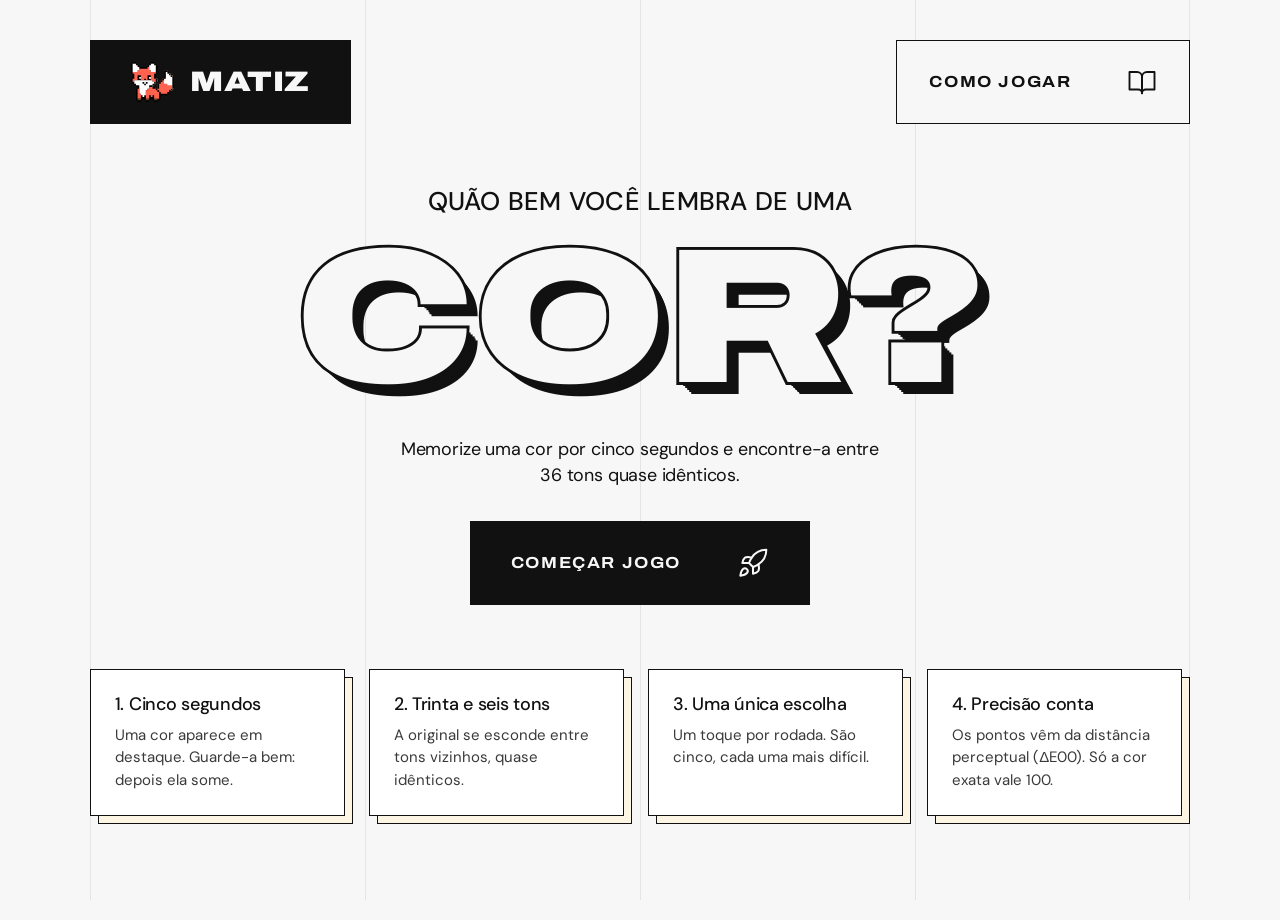
<file: index.html>
<!doctype html>
<html lang="pt-BR">
<head>
  <meta charset="utf-8">
  <meta name="viewport" content="width=device-width, initial-scale=1, viewport-fit=cover">
  <meta name="theme-color" content="#F7F7F7">
  <title>Matiz — memória de cor</title>
  <meta name="description" content="Memorize uma cor por 5 segundos e encontre-a entre 36 tons parecidos.">
  <link rel="icon" href="favicon.svg" type="image/svg+xml">
  <link rel="icon" href="img/favicon-32.png" type="image/png" sizes="32x32">
  <link rel="apple-touch-icon" href="img/apple-touch-icon.png">
  <meta property="og:type" content="website">
  <meta property="og:title" content="Matiz — memória de cor">
  <meta property="og:description" content="Memorize uma cor por 5 segundos e encontre-a entre 36 tons parecidos.">
  <meta property="og:url" content="https://lucasolvrr.github.io/matiz/">
  <meta property="og:image" content="https://lucasolvrr.github.io/matiz/img/og-image.png">
  <meta property="og:image:width" content="1200">
  <meta property="og:image:height" content="630">
  <meta name="twitter:card" content="summary_large_image">
  <link rel="preconnect" href="https://cdn.fontshare.com" crossorigin>
  <link rel="stylesheet" href="css/fonts.css">
  <link rel="stylesheet" href="css/tokens.css">
  <link rel="stylesheet" href="styles.css">
</head>
<body data-view="intro" data-theme="light">
  <!-- Ícones de traço (desenhados no estilo Lucide, 1.5px) -->
  <svg width="0" height="0" style="position:absolute" aria-hidden="true">
    <defs>
      <symbol id="i-arrow" viewBox="0 0 24 24"><path d="M4 12h16M13 5l7 7-7 7"/></symbol>
      <symbol id="i-rocket" viewBox="0 0 24 24"><path d="M4.5 16.5c-1.5 1.26-2 5-2 5s3.74-.5 5-2c.71-.84.7-2.13-.09-2.91a2.18 2.18 0 0 0-2.91-.09z"/><path d="m12 15-3-3a22 22 0 0 1 2-3.95A12.88 12.88 0 0 1 22 2c0 2.72-.78 7.5-6 11a22.35 22.35 0 0 1-4 2z"/><path d="M9 12H4s.55-3.03 2-4c1.62-1.08 5 0 5 0M12 15v5s3.03-.55 4-2c1.08-1.62 0-5 0-5"/></symbol>
      <symbol id="i-restart" viewBox="0 0 24 24"><path d="M3 12a9 9 0 1 0 9-9 9.75 9.75 0 0 0-6.74 2.74L3 8"/><path d="M3 3v5h5"/></symbol>
      <symbol id="i-book" viewBox="0 0 24 24"><path d="M2 4h6a4 4 0 0 1 4 4v13a3 3 0 0 0-3-3H2z"/><path d="M22 4h-6a4 4 0 0 0-4 4v13a3 3 0 0 1 3-3h7z"/></symbol>
      <symbol id="i-star" viewBox="0 0 24 24"><path d="M12 2v20M2 12h20M4.9 4.9l14.2 14.2M19.1 4.9 4.9 19.1"/></symbol>
    </defs>
  </svg>

  <!-- Grade de fundo: linhas verticais de cima a baixo -->
  <div class="bg-grid" aria-hidden="true"><i></i><i></i><i></i><i></i></div>

  <div class="wrap">
    <header class="top">
      <button type="button" class="btn btn-logo" id="btn-home" aria-label="Matiz — voltar ao início">
        <span class="btn__panel">
          <img class="logo-img" src="img/matiz-logo.svg" alt="" width="44" height="41">
          <span class="logo-word">Matiz</span>
        </span>
      </button>

      <button type="button" class="btn btn-link-cell" id="btn-howto" aria-label="Como jogar">
        <span class="btn__panel"><svg class="i btn__arrow" aria-hidden="true"><use href="#i-arrow"/></svg><span class="btn__text">Como jogar</span><svg class="i btn__icon btn__icon--book" aria-hidden="true"><use href="#i-book"/></svg></span>
      </button>

      <div class="hud" id="status" hidden>
        <div class="hud-cell">
          <span class="eyebrow">Rodada</span>
          <b class="stat" id="status-round">1/5</b>
        </div>
        <div class="hud-cell hud-points">
          <span class="eyebrow">Pontos</span>
          <b class="stat" id="status-total" aria-live="polite">0</b>
          <span class="gain" id="status-gain" aria-hidden="true"></span>
        </div>
        <div class="hud-cell hud-time" id="hud-time">
          <span class="eyebrow">Tempo</span>
          <b class="stat" id="timer-num">5</b>
        </div>
      </div>

      <button type="button" class="btn btn-icon" id="btn-restart" aria-label="Reiniciar partida" hidden>
        <span class="btn__panel"><svg class="i btn__icon btn__icon--spin" aria-hidden="true"><use href="#i-restart"/></svg></span>
      </button>
    </header>

    <main class="stage">
      <!-- Abertura -->
      <section class="view view-intro" id="view-intro" aria-labelledby="intro-title">
        <div class="hero">
          <h1 class="hero-title" id="intro-title">
            <span class="hero-kicker">Quão bem você lembra de uma</span>
            <span class="hero-word t-extrude">cor?</span>
          </h1>
          <p class="lead">Memorize uma cor por cinco segundos e encontre-a entre 36 tons quase idênticos.</p>
          <div class="hero-actions">
            <button type="button" class="btn btn-primary btn-xl" id="btn-start">
              <span class="btn__panel"><svg class="i btn__arrow" aria-hidden="true"><use href="#i-arrow"/></svg><span class="btn__text">Começar jogo</span><svg class="i btn__icon btn__icon--rocket" aria-hidden="true"><use href="#i-rocket"/></svg></span>
            </button>
            <p class="best" id="intro-best" hidden></p>
          </div>
        </div>

        <ol class="steps-cards" id="rules" tabindex="-1" aria-label="Como jogar">
          <li class="step-card"><h2>1. Cinco segundos</h2><p>Uma cor aparece em destaque. Guarde-a bem: depois ela some.</p></li>
          <li class="step-card"><h2>2. Trinta e seis tons</h2><p>A original se esconde entre tons vizinhos, quase idênticos.</p></li>
          <li class="step-card"><h2>3. Uma única escolha</h2><p>Um toque por rodada. São cinco, cada uma mais difícil.</p></li>
          <li class="step-card"><h2>4. Precisão conta</h2><p>Os pontos vêm da distância perceptual (ΔE00). Só a cor exata vale 100.</p></li>
        </ol>
      </section>

      <!-- Memorização -->
      <section class="view view-game view-memorize" id="view-memorize" hidden>
        <div class="play">
          <div class="play-copy">
            <p class="pair"><span class="eyebrow">Olhe</span><span class="pair-amp" aria-hidden="true">&amp;</span><span class="eyebrow">Guarde</span></p>
            <h2 class="display-l">Memorize.</h2>
            <p class="lead">A cor some quando a barra zerar.</p>
            <div class="progress">
              <div class="progress-head"><span class="eyebrow">Tempo</span><span class="meta" id="timer-meta">5,0 s</span></div>
              <div class="progress-bar"><i id="timer-fill"></i></div>
            </div>
          </div>
          <div class="play-area">
            <div class="swatch" id="memo-swatch" role="img" aria-label="Cor para memorizar"></div>
          </div>
        </div>
      </section>

      <!-- Identificação -->
      <section class="view view-game view-guess" id="view-guess" hidden>
        <div class="play">
          <div class="play-copy">
            <p class="pair"><span class="eyebrow">36 tons</span><span class="pair-amp" aria-hidden="true">&amp;</span><span class="eyebrow">1 escolha</span></p>
            <h2 class="display-l" id="guess-label">Qual era a cor?</h2>
            <p class="lead">Toque no tom que você memorizou.</p>
          </div>
          <div class="play-area">
            <div class="grid" id="grid" role="group" aria-labelledby="guess-label"></div>
            <p class="stamp" id="stamp" aria-live="polite"></p>
          </div>
        </div>
      </section>

      <!-- Resultado da rodada (tema escuro) -->
      <section class="view view-result" id="view-result" hidden aria-live="polite">
        <div class="modal">
          <div class="modal-copy">
            <p class="pair"><span class="eyebrow" id="res-round">Rodada 01</span><span class="pair-amp" aria-hidden="true">&amp;</span><span class="eyebrow">Resultado</span></p>
            <h2 class="display-l verdict" id="res-feedback"></h2>
            <dl class="numbered">
              <div><span class="meta">01</span><dt>Pontos</dt><dd class="stat" id="res-score"></dd></div>
              <div><span class="meta">02</span><dt>Precisão</dt><dd class="stat" id="res-precision"></dd></div>
              <div><span class="meta">03</span><dt>ΔE00</dt><dd class="stat" id="res-delta"></dd></div>
            </dl>
            <button type="button" class="btn btn-primary btn-xl" id="btn-next">
              <span class="btn__panel"><svg class="i btn__arrow" aria-hidden="true"><use href="#i-arrow"/></svg><span class="btn__text" id="btn-next-label">Próxima rodada</span><svg class="i btn__icon btn__icon--arrow" aria-hidden="true"><use href="#i-arrow"/></svg></span>
            </button>
          </div>
          <div class="cards">
            <figure class="card">
              <div class="card-media" id="res-target"></div>
              <figcaption class="card-title">Original</figcaption>
              <span class="card-tag" id="res-target-hex"></span>
            </figure>
            <figure class="card">
              <div class="card-media" id="res-picked"></div>
              <figcaption class="card-title">Sua escolha</figcaption>
              <span class="card-tag" id="res-picked-hex"></span>
            </figure>
          </div>
        </div>
      </section>

      <!-- Resultado final (tema escuro) -->
      <section class="view view-final" id="view-final" hidden aria-labelledby="final-rank">
        <div class="modal">
          <div class="modal-copy">
            <p class="pair"><span class="eyebrow">Resultado</span><span class="pair-amp" aria-hidden="true">&amp;</span><span class="eyebrow">5 rodadas</span></p>
            <p class="total"><span class="t-extrude" id="final-total">0</span><small>/500</small></p>
            <h2 class="title rank" id="final-rank"></h2>
            <dl class="numbered numbered-2">
              <div><span class="meta">01</span><dt>Precisão média</dt><dd class="stat" id="final-precision"></dd></div>
              <div><span class="meta">02</span><dt>Recorde</dt><dd class="stat" id="final-best"></dd></div>
            </dl>
            <button type="button" class="btn btn-primary btn-xl" id="btn-again">
              <span class="btn__panel"><svg class="i btn__arrow" aria-hidden="true"><use href="#i-arrow"/></svg><span class="btn__text">Jogar novamente</span><svg class="i btn__icon btn__icon--spin" aria-hidden="true"><use href="#i-restart"/></svg></span>
            </button>
          </div>
          <ol class="ranking" id="final-rounds" aria-label="Desempenho por rodada"></ol>
        </div>
      </section>
    </main>
  </div>

  <script src="js/color.js"></script>
  <script src="js/game.js"></script>
  <script src="js/ui.js"></script>
</body>
</html>
</file>
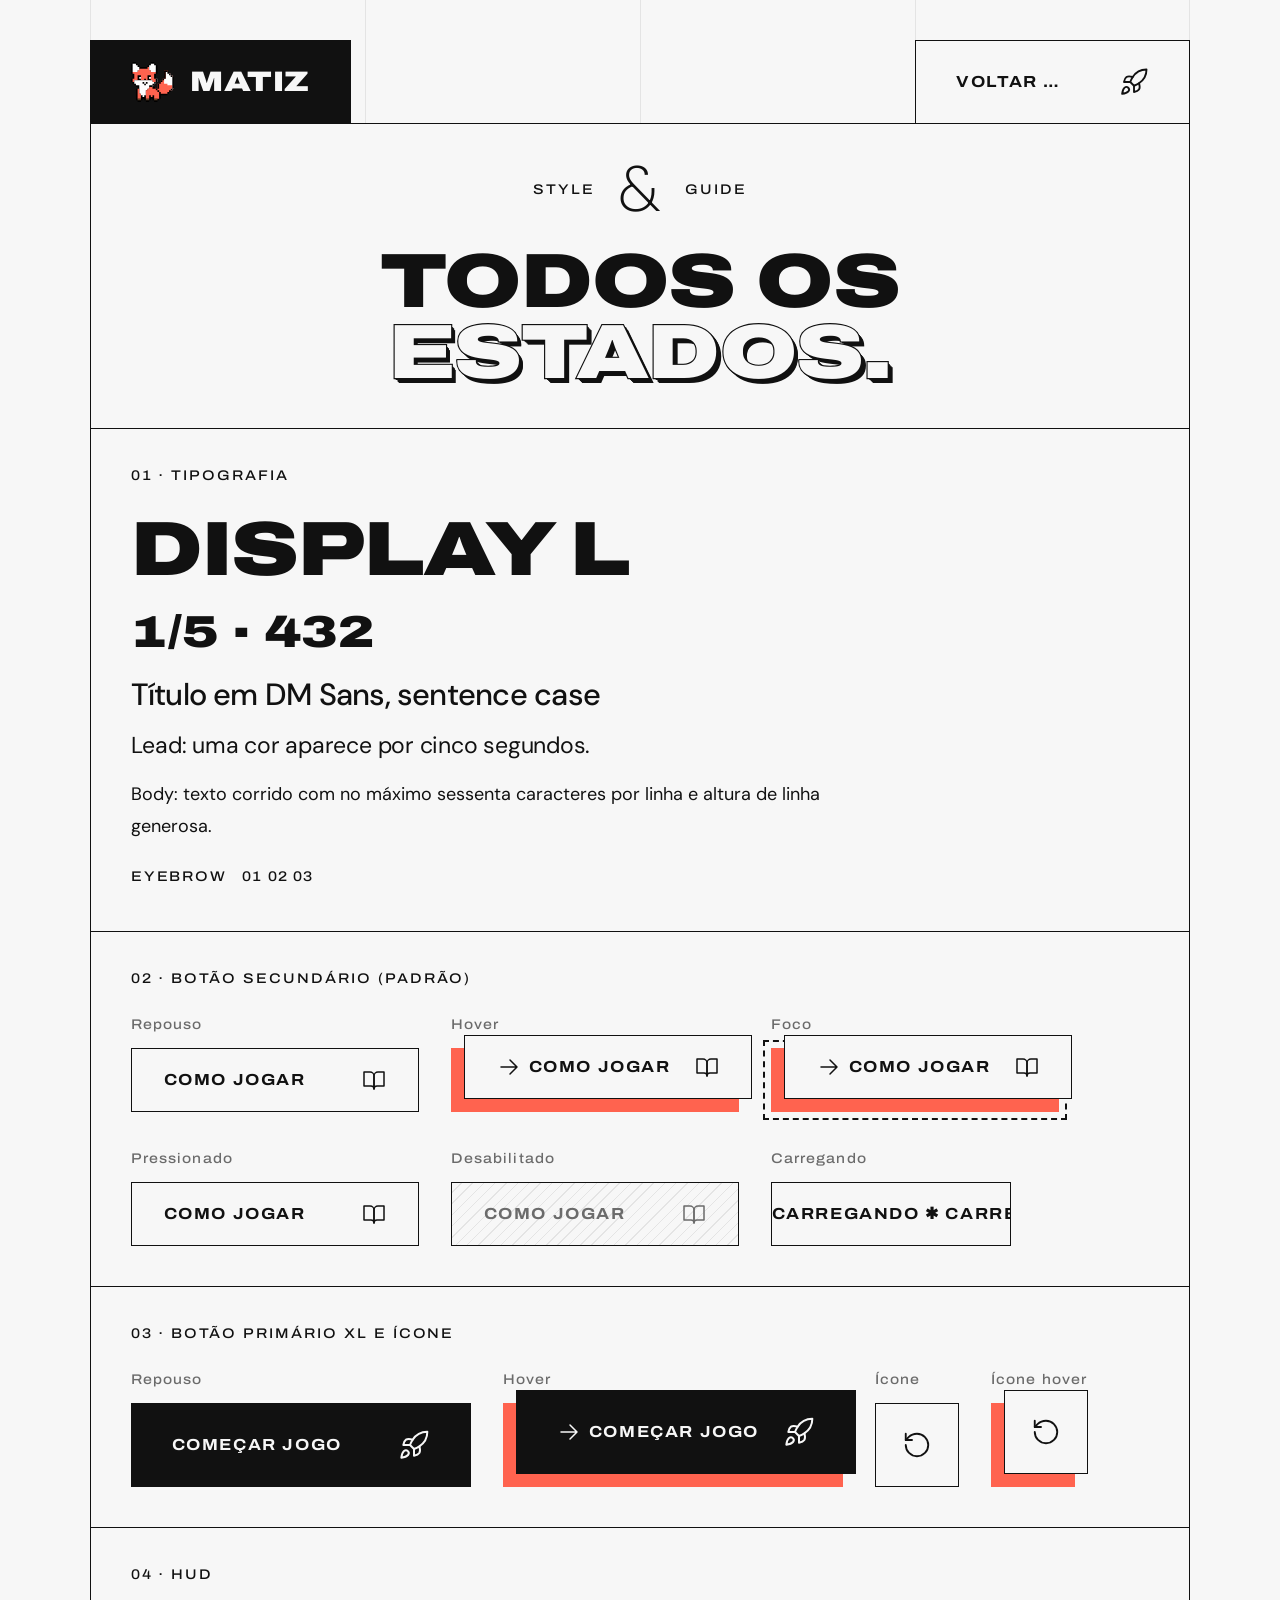
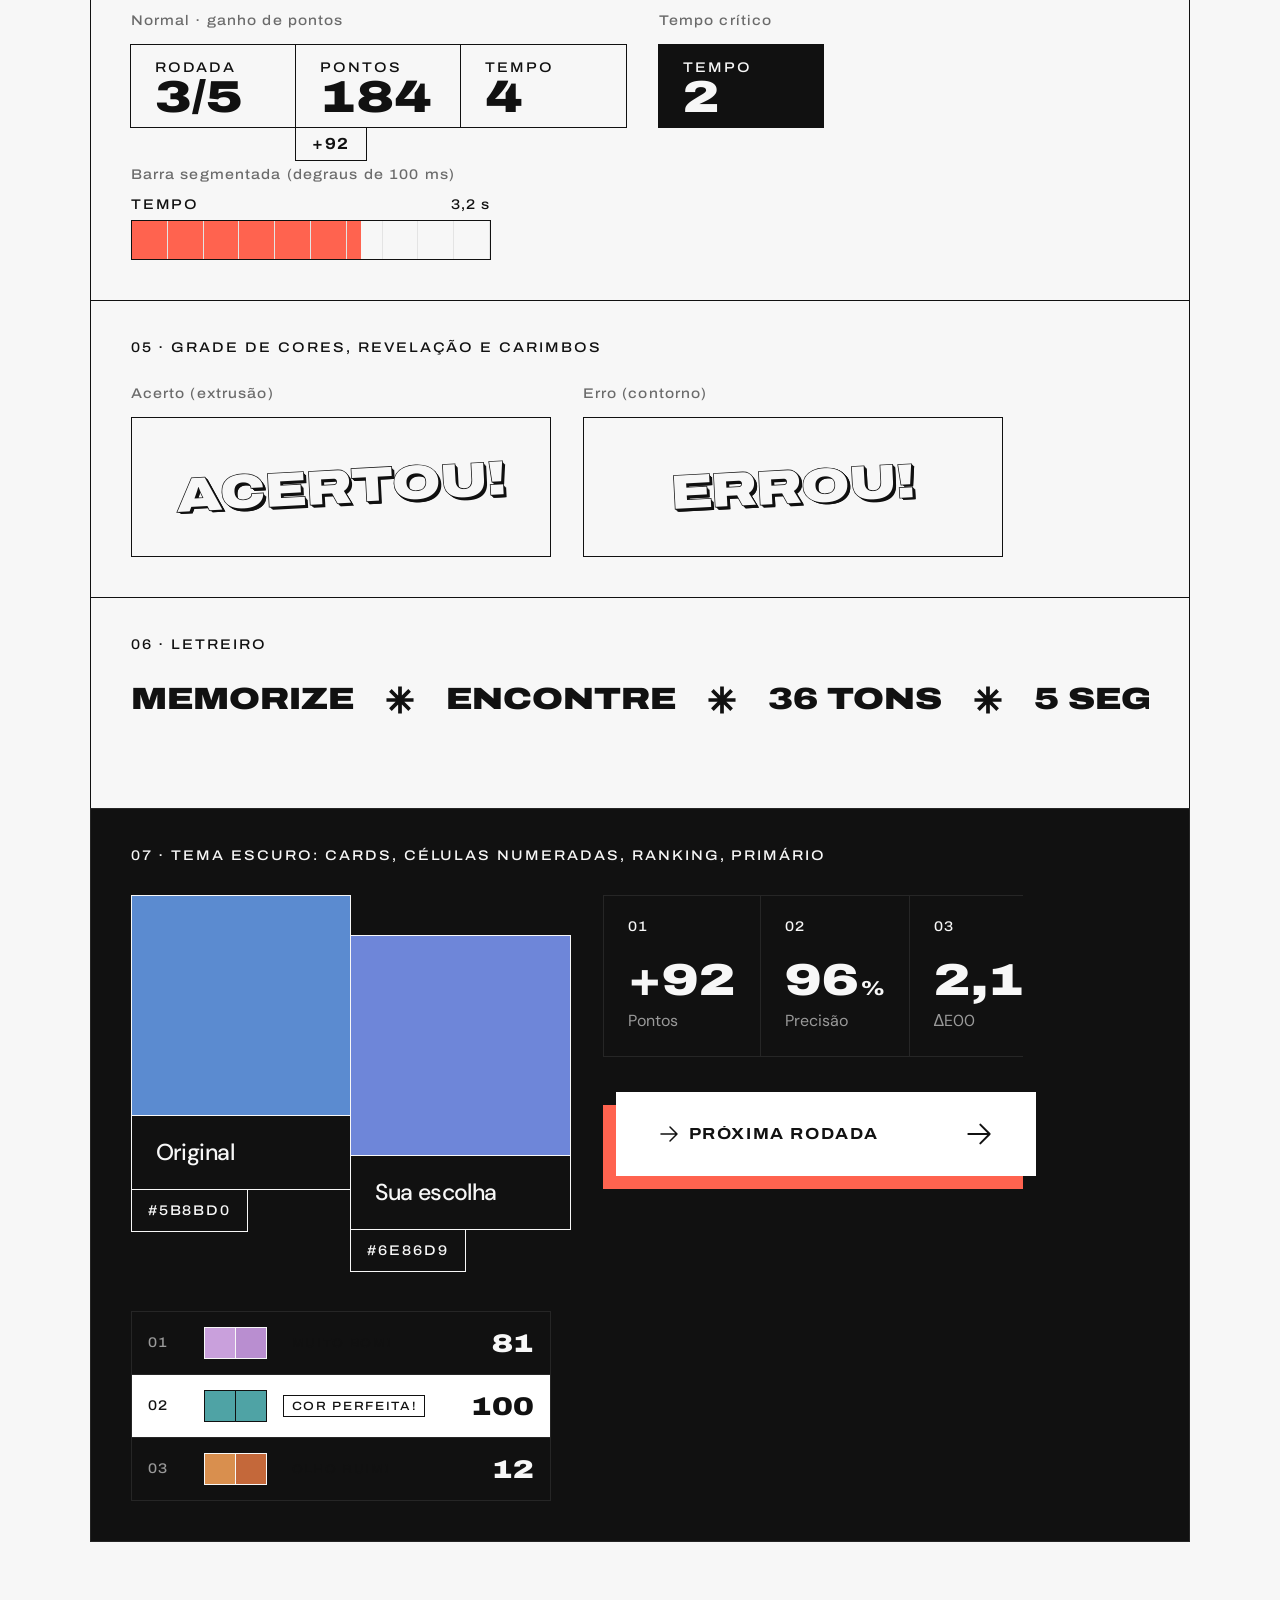
<file: styleguide.html>
<!doctype html>
<html lang="pt-BR">
<head>
  <meta charset="utf-8">
  <meta name="viewport" content="width=device-width, initial-scale=1">
  <title>Matiz — style guide</title>
  <link rel="icon" href="favicon.svg" type="image/svg+xml">
  <link rel="icon" href="img/favicon-32.png" type="image/png" sizes="32x32">
  <link rel="apple-touch-icon" href="img/apple-touch-icon.png">
  <link rel="preconnect" href="https://cdn.fontshare.com" crossorigin>
  <link rel="stylesheet" href="css/fonts.css">
  <link rel="stylesheet" href="css/tokens.css">
  <link rel="stylesheet" href="styles.css">
  <style>
    /* Só a moldura desta página interna; os componentes vêm de styles.css. */
    .sg-section { border: var(--stroke) solid var(--border); margin-top: calc(var(--stroke) * -1); padding: var(--cell-pad); background: var(--surface); color: var(--text); }
    .sg-section > .eyebrow { display: block; margin-bottom: var(--s-5); }
    .sg-row { display: flex; flex-wrap: wrap; gap: var(--s-6) var(--s-5); align-items: flex-end; }
    .sg-item { display: flex; flex-direction: column; gap: var(--s-3); }
    .sg-item > .meta { color: var(--text-muted); }
    .sg-hud { display: flex; }
    .sg-card { width: 220px; }
    .sg-stamp { position: relative; height: 140px; width: 420px; max-width: 100%; border: var(--stroke) solid var(--border); }
    .sg-stamp .stamp { visibility: visible; font-size: 3rem; }
    .sg-progress { width: 360px; }
  </style>
</head>
<body data-theme="light">
  <svg width="0" height="0" style="position:absolute" aria-hidden="true">
    <defs>
      <symbol id="i-arrow" viewBox="0 0 24 24"><path d="M4 12h16M13 5l7 7-7 7"/></symbol>
      <symbol id="i-rocket" viewBox="0 0 24 24"><path d="M4.5 16.5c-1.5 1.26-2 5-2 5s3.74-.5 5-2c.71-.84.7-2.13-.09-2.91a2.18 2.18 0 0 0-2.91-.09z"/><path d="m12 15-3-3a22 22 0 0 1 2-3.95A12.88 12.88 0 0 1 22 2c0 2.72-.78 7.5-6 11a22.35 22.35 0 0 1-4 2z"/><path d="M9 12H4s.55-3.03 2-4c1.62-1.08 5 0 5 0M12 15v5s3.03-.55 4-2c1.08-1.62 0-5 0-5"/></symbol>
      <symbol id="i-restart" viewBox="0 0 24 24"><path d="M3 12a9 9 0 1 0 9-9 9.75 9.75 0 0 0-6.74 2.74L3 8"/><path d="M3 3v5h5"/></symbol>
      <symbol id="i-book" viewBox="0 0 24 24"><path d="M2 4h6a4 4 0 0 1 4 4v13a3 3 0 0 0-3-3H2z"/><path d="M22 4h-6a4 4 0 0 0-4 4v13a3 3 0 0 1 3-3h7z"/></symbol>
      <symbol id="i-star" viewBox="0 0 24 24"><path d="M12 2v20M2 12h20M4.9 4.9l14.2 14.2M19.1 4.9 4.9 19.1"/></symbol>
    </defs>
  </svg>
  <div class="bg-grid" aria-hidden="true"><i></i><i></i><i></i><i></i></div>

  <div class="wrap">
    <header class="top">
      <a class="btn btn-logo" href="index.html" aria-label="Matiz — voltar ao jogo"><span class="btn__panel"><img class="logo-img" src="img/matiz-logo.svg" alt="" width="44" height="41"><span class="logo-word">Matiz</span></span></a>
      <a class="btn btn-link-cell" href="index.html" style="margin-left:auto;width:calc(100% / var(--cols));text-decoration:none">
        <span class="btn__panel"><svg class="i btn__arrow" aria-hidden="true"><use href="#i-arrow"/></svg><span class="btn__text">Voltar ao jogo</span><svg class="i btn__icon btn__icon--rocket" aria-hidden="true"><use href="#i-rocket"/></svg></span>
      </a>
    </header>

    <section class="sg-section">
      <p class="pair"><span class="eyebrow">Style</span><span class="pair-amp" aria-hidden="true">&amp;</span><span class="eyebrow">Guide</span></p>
      <h1 class="display-l" style="text-align:center;margin-top:var(--s-5)">Todos os <span class="t-extrude">estados.</span></h1>
    </section>

    <section class="sg-section">
      <span class="eyebrow">01 · Tipografia</span>
      <p class="display-l">Display L</p>
      <p class="stat" style="margin-top:var(--s-4)">1/5 · 432</p>
      <p class="title" style="margin-top:var(--s-4)">Título em DM Sans, sentence case</p>
      <p class="lead" style="margin-top:var(--s-3)">Lead: uma cor aparece por cinco segundos.</p>
      <p style="margin-top:var(--s-3);max-width:60ch">Body: texto corrido com no máximo sessenta caracteres por linha e altura de linha generosa.</p>
      <p style="margin-top:var(--s-3)"><span class="eyebrow">Eyebrow</span> &nbsp; <span class="meta">01 02 03</span></p>
    </section>

    <section class="sg-section">
      <span class="eyebrow">02 · Botão secundário (padrão)</span>
      <div class="sg-row">
        <div class="sg-item"><span class="meta">Repouso</span><button class="btn"><span class="btn__panel"><svg class="i btn__arrow" aria-hidden="true"><use href="#i-arrow"/></svg><span class="btn__text">Como jogar</span><svg class="i btn__icon btn__icon--book" aria-hidden="true"><use href="#i-book"/></svg></span></button></div>
        <div class="sg-item"><span class="meta">Hover</span><button class="btn is-hover"><span class="btn__panel"><svg class="i btn__arrow" aria-hidden="true"><use href="#i-arrow"/></svg><span class="btn__text">Como jogar</span><svg class="i btn__icon btn__icon--book" aria-hidden="true"><use href="#i-book"/></svg></span></button></div>
        <div class="sg-item"><span class="meta">Foco</span><button class="btn is-focus"><span class="btn__panel"><svg class="i btn__arrow" aria-hidden="true"><use href="#i-arrow"/></svg><span class="btn__text">Como jogar</span><svg class="i btn__icon btn__icon--book" aria-hidden="true"><use href="#i-book"/></svg></span></button></div>
        <div class="sg-item"><span class="meta">Pressionado</span><button class="btn is-active"><span class="btn__panel"><svg class="i btn__arrow" aria-hidden="true"><use href="#i-arrow"/></svg><span class="btn__text">Como jogar</span><svg class="i btn__icon btn__icon--book" aria-hidden="true"><use href="#i-book"/></svg></span></button></div>
        <div class="sg-item"><span class="meta">Desabilitado</span><button class="btn" disabled><span class="btn__panel"><svg class="i btn__arrow" aria-hidden="true"><use href="#i-arrow"/></svg><span class="btn__text">Como jogar</span><svg class="i btn__icon btn__icon--book" aria-hidden="true"><use href="#i-book"/></svg></span></button></div>
        <div class="sg-item"><span class="meta">Carregando</span><button class="btn is-loading" style="width:240px"><span class="btn__panel"><svg class="i btn__arrow" aria-hidden="true"><use href="#i-arrow"/></svg><span class="btn__text">Como jogar</span><svg class="i btn__icon btn__icon--book" aria-hidden="true"><use href="#i-book"/></svg></span></button></div>
      </div>
    </section>

    <section class="sg-section">
      <span class="eyebrow">03 · Botão primário xl e ícone</span>
      <div class="sg-row">
        <div class="sg-item"><span class="meta">Repouso</span><button class="btn btn-primary btn-xl"><span class="btn__panel"><svg class="i btn__arrow" aria-hidden="true"><use href="#i-arrow"/></svg><span class="btn__text">Começar jogo</span><svg class="i btn__icon btn__icon--rocket" aria-hidden="true"><use href="#i-rocket"/></svg></span></button></div>
        <div class="sg-item"><span class="meta">Hover</span><button class="btn btn-primary btn-xl is-hover"><span class="btn__panel"><svg class="i btn__arrow" aria-hidden="true"><use href="#i-arrow"/></svg><span class="btn__text">Começar jogo</span><svg class="i btn__icon btn__icon--rocket" aria-hidden="true"><use href="#i-rocket"/></svg></span></button></div>
        <div class="sg-item"><span class="meta">Ícone</span><button class="btn btn-icon" aria-label="Reiniciar"><span class="btn__panel"><svg class="i btn__icon btn__icon--spin" aria-hidden="true"><use href="#i-restart"/></svg></span></button></div>
        <div class="sg-item"><span class="meta">Ícone hover</span><button class="btn btn-icon is-hover" aria-label="Reiniciar"><span class="btn__panel"><svg class="i btn__icon btn__icon--spin" aria-hidden="true"><use href="#i-restart"/></svg></span></button></div>
      </div>
    </section>

    <section class="sg-section">
      <span class="eyebrow">04 · HUD</span>
      <div class="sg-row">
        <div class="sg-item"><span class="meta">Normal · ganho de pontos</span>
          <div class="sg-hud">
            <div class="hud-cell"><span class="eyebrow">Rodada</span><b class="stat">3/5</b></div>
            <div class="hud-cell"><span class="eyebrow">Pontos</span><b class="stat">184</b><span class="gain is-on">+92</span></div>
            <div class="hud-cell"><span class="eyebrow">Tempo</span><b class="stat">4</b></div>
          </div>
        </div>
        <div class="sg-item"><span class="meta">Tempo crítico</span>
          <div class="sg-hud"><div class="hud-cell hud-time is-critical"><span class="eyebrow">Tempo</span><b class="stat">2</b></div></div>
        </div>
        <div class="sg-item sg-progress"><span class="meta">Barra segmentada (degraus de 100 ms)</span>
          <div class="progress"><div class="progress-head"><span class="eyebrow">Tempo</span><span class="meta">3,2 s</span></div><div class="progress-bar"><i style="width:64%"></i></div></div>
        </div>
      </div>
    </section>

    <section class="sg-section">
      <span class="eyebrow">05 · Grade de cores, revelação e carimbos</span>
      <div class="sg-row">
        <div class="sg-item"><span class="meta">Acerto (extrusão)</span><div class="sg-stamp"><p class="stamp is-on t-extrude">Acertou!</p></div></div>
        <div class="sg-item"><span class="meta">Erro (contorno)</span><div class="sg-stamp"><p class="stamp is-on is-miss">Errou!</p></div></div>
      </div>
    </section>

    <section class="sg-section">
      <span class="eyebrow">06 · Letreiro</span>
      <div style="position:relative;height:var(--cell)">
        <div class="marquee" aria-hidden="true" style="left:0;width:100%;bottom:0">
          <div class="marquee__track">
            <span>Memorize</span><svg class="star"><use href="#i-star"/></svg><span>Encontre</span><svg class="star"><use href="#i-star"/></svg><span>36 tons</span><svg class="star"><use href="#i-star"/></svg><span>5 segundos</span><svg class="star"><use href="#i-star"/></svg>
            <span>Memorize</span><svg class="star"><use href="#i-star"/></svg><span>Encontre</span><svg class="star"><use href="#i-star"/></svg><span>36 tons</span><svg class="star"><use href="#i-star"/></svg><span>5 segundos</span><svg class="star"><use href="#i-star"/></svg>
          </div>
        </div>
      </div>
    </section>

    <section class="sg-section" data-theme="dark">
      <span class="eyebrow">07 · Tema escuro: cards, células numeradas, ranking, primário</span>
      <div class="sg-row" style="align-items:flex-start">
        <div class="cards" style="border:0;padding:0;width:440px">
          <figure class="card"><div class="card-media" style="background:#5B8BD0"></div><figcaption class="card-title">Original</figcaption><span class="card-tag">#5B8BD0</span></figure>
          <figure class="card"><div class="card-media" style="background:#6E86D9"></div><figcaption class="card-title">Sua escolha</figcaption><span class="card-tag">#6E86D9</span></figure>
        </div>
        <div class="sg-item" style="width:420px">
          <dl class="numbered">
            <div><span class="meta">01</span><dt>Pontos</dt><dd class="stat">+92</dd></div>
            <div><span class="meta">02</span><dt>Precisão</dt><dd class="stat">96<small>%</small></dd></div>
            <div><span class="meta">03</span><dt>ΔE00</dt><dd class="stat">2,1</dd></div>
          </dl>
          <button class="btn btn-primary btn-xl is-hover" style="margin-top:var(--s-5)"><span class="btn__panel"><svg class="i btn__arrow" aria-hidden="true"><use href="#i-arrow"/></svg><span class="btn__text">Próxima rodada</span><svg class="i btn__icon btn__icon--arrow" aria-hidden="true"><use href="#i-arrow"/></svg></span></button>
        </div>
        <ol class="ranking" style="border:0;padding:0;width:420px">
          <li><span class="meta">01</span><span class="pair-sw"><i style="background:#C9A0DC"></i><i style="background:#B98ED0"></i></span><span class="eyebrow">Muito bom!</span><span class="stat">81</span></li>
          <li class="is-top"><span class="meta">02</span><span class="pair-sw"><i style="background:#4FA3A5"></i><i style="background:#4FA3A5"></i></span><span class="eyebrow">Cor perfeita!</span><span class="stat">100</span></li>
          <li><span class="meta">03</span><span class="pair-sw"><i style="background:#D98F4E"></i><i style="background:#C4683A"></i></span><span class="eyebrow">Olho ruim!</span><span class="stat">12</span></li>
        </ol>
      </div>
    </section>
  </div>
</body>
</html>
</file>
<file: css/fonts.css>
/* Fontes servidas pelo próprio site: instâncias estáticas (OFL) geradas das
   variáveis Archivo e DM Sans. Estáticas renderizam igual em qualquer navegador
   — inclusive Safari/iOS — sem depender de eixos variáveis. Licenças em fonts/. */
@font-face { font-family: "Archivo Wide"; src: url("../fonts/archivo-semiexp-medium.woff2") format("woff2"); font-weight: 500; font-display: swap; }
@font-face { font-family: "Archivo Wide"; src: url("../fonts/archivo-semiexp-bold.woff2") format("woff2"); font-weight: 700; font-display: swap; }
@font-face { font-family: "Archivo Wide"; src: url("../fonts/archivo-semiexp-extrabold.woff2") format("woff2"); font-weight: 800; font-display: swap; }
@font-face { font-family: "Archivo Wide"; src: url("../fonts/archivo-expanded-black.woff2") format("woff2"); font-weight: 900; font-display: swap; }
@font-face { font-family: "DM Sans Local"; src: url("../fonts/dmsans-extralight.woff2") format("woff2"); font-weight: 200; font-display: swap; }
@font-face { font-family: "DM Sans Local"; src: url("../fonts/dmsans-regular.woff2") format("woff2"); font-weight: 400; font-display: swap; }
@font-face { font-family: "DM Sans Local"; src: url("../fonts/dmsans-medium.woff2") format("woff2"); font-weight: 500; font-display: swap; }

/* "Matiz Display": família composta.
   500/700 (rótulos, botões, eyebrows) → Archivo semi-expandida (local, OFL).
   800 → Array Semibold · 900 → Array Bold: matriz de pontos da Indian Type Foundry,
   carregada do CDN oficial da Fontshare (ITF Free Font License). Os arquivos não ficam
   neste repositório. Se o CDN falhar, cai para a Archivo.
   size-adjust 110% iguala a altura das maiúsculas (Array 0,625em vs Archivo 0,686em). */
@font-face { font-family: "Matiz Display"; src: url("../fonts/archivo-semiexp-medium.woff2") format("woff2"); font-weight: 500; font-display: swap; }
@font-face { font-family: "Matiz Display"; src: url("../fonts/archivo-semiexp-bold.woff2") format("woff2"); font-weight: 700; font-display: swap; }
@font-face { font-family: "Matiz Display"; src: url("https://cdn.fontshare.com/wf/CASMZPM4VVUC7LKMFQX5SR6SI2NXI6WK/JAJOL32XMCA7KL72O3CN6EMCO3THGWPV/N2P4YTB27O7OQQY6FVFUL232EUHLL7SR.woff2") format("woff2"); font-weight: 800; font-display: swap; size-adjust: 110%; }
@font-face { font-family: "Matiz Display"; src: url("https://cdn.fontshare.com/wf/UPIFVAOR6LZHAYRMF2C77WE3FN5BLNEC/INIDOMS2AGMFQXDWKOC6LOTPXKPZEIHL/2RWR7WKM4ZCDU656OKUXMQXLJH4H3EJD.woff2") format("woff2"); font-weight: 900; font-display: swap; size-adjust: 110%; }
/* quando a Array não carrega, os pesos 800/900 usam a Archivo larga */
@font-face { font-family: "Matiz Display Fallback"; src: url("../fonts/archivo-expanded-black.woff2") format("woff2"); font-weight: 800 900; font-display: swap; }
</file>
<file: css/tokens.css>
/* Tokens — única fonte de cores, fontes, espaçamentos, sombras e durações. */
:root {
  /* Cores — tema claro (padrão) */
  --paper: #F7F7F7;
  --paper-pure: #FFFFFF;
  --ink: #111111;
  --ink-soft: #3A3A3A;
  --ink-muted: #6B6B6B;
  --line: #E4E4E4;
  --line-dark: #262626;
  /* Cores do jogo — chapadas, usadas em pontos estratégicos.
     Nunca aparecem nas telas de memorizar/escolher (não alteram a percepção). */
  --c-red: #FF4B3E;
  --c-orange: #FF8A1F;
  --c-yellow: #FFC83D;
  --c-green: #22C46B;
  --c-blue: #3B6CFF;
  --c-violet: #8B5CF6;
  --c-pink: #FF73C6;

  /* As vivas acima ficam só no "COR?" do título. O resto usa tons médios:
     mais vivos que pastel, sem pesar — contraste bom com o texto preto. */
  --p-red: #F0727C;
  --p-peach: #F7B89C;
  --p-yellow: #F4DA86;
  --p-green: #86D3A6;
  --p-blue: #A9CDF2;
  --p-violet: #C6B5F0;
  --p-pink: #F6C4D6;

  /* Fundos: só um sopro de cor */
  --t-yellow: #FCF5E3;
  --t-pink: #FBF0F3;
  --t-green: #EEF7F1;
  --t-blue: #EEF3FA;
  --t-violet: #F3F0FA;
  --t-red: #FBEFED;

  /* Cor primária: barra de tempo e slot revelado no hover dos botões */
  --primary: #FF634F;
  --primary-dark: #E93820; /* hsl(7, 82%, 52%) — primária mais escura */

  /* Feedback: acerto, perto, erro */
  --hit: #4FC484;
  --near: #EEB91B;
  --miss: #EB3349;

  /* Papéis semânticos */
  --surface: var(--paper);
  --surface-invert: var(--ink);
  --text: var(--ink);
  --text-invert: var(--paper);
  --text-muted: var(--ink-muted);
  --border: var(--ink);
  --grid-line: var(--line);
  --hard-shadow: var(--ink);
  --hatch: repeating-linear-gradient(-45deg, transparent 0 7px, var(--grid-line) 7px 8px);
  --hatch-strong: repeating-linear-gradient(-45deg, transparent 0 6px, var(--ink) 6px 7.5px);

  /* Tipografia */
  --font-display: "Matiz Display", "Matiz Display Fallback", "Archivo Wide", "Arial Black", sans-serif;
  --font-body: "DM Sans Local", "Helvetica Neue", Arial, sans-serif;

  --fs-display-xl: clamp(3.5rem, 8vw, 8rem);
  --fs-display-l: clamp(2.75rem, 6vw, 6rem);
  --fs-stat: clamp(2rem, 3.5vw, 3.5rem);
  --fs-title: clamp(1.75rem, 2.4vw, 2.75rem);
  --fs-lead: clamp(1.25rem, 1.8vw, 1.75rem);
  --fs-body: 1.125rem;
  --fs-label: 1rem;
  --fs-eyebrow: .875rem;
  --fs-meta: .875rem;
  --fs-marquee: clamp(1.5rem, 2.4vw, 2.25rem);

  /* Espaçamento (base 8) */
  --s-1: 4px; --s-2: 8px; --s-3: 16px; --s-4: 24px; --s-5: 32px;
  --s-6: 40px; --s-7: 64px; --s-8: 96px; --s-9: 128px;

  /* Módulo da grade */
  --cell: 84px;           /* altura dos blocos do topo e dos botões (80–85px) */
  --cell-sm: 64px;
  --cell-pad: 40px;
  --container: min(1880px, 100% - 14vw);
  --cols: 4;

  /* Bordas e sombras */
  --stroke: 1px;
  --frame: 10px;
  --lift-x: 13px;
  --lift-y: -13px;
  --modal-shadow: -12px 16px 0 0 var(--hard-shadow);

  /* Movimento */
  --ease-snap: cubic-bezier(.2, .9, .1, 1);
  --dur-instant: 60ms;
  --dur-fast: 120ms;
  --dur-base: 180ms;
  --dur-slow: 320ms;
  /* Movimento dos botões, medido na referência:
     painel desliza em 400ms; seta e texto deslizam em 800ms, curva expo-out */
  --ease-expo: cubic-bezier(.19, 1, .22, 1);
  --dur-lift: 400ms;
  --dur-glide: 800ms;
  --arrow-shift: 32px;
}

[data-theme="dark"] {
  --surface: var(--ink);
  --surface-invert: var(--paper-pure);
  --text: var(--paper);
  --text-invert: var(--ink);
  --text-muted: #9A9A9A;
  --border: var(--line-dark);
  --grid-line: var(--line-dark);
  --hard-shadow: var(--ink-soft);
}

@media (max-width: 767px) {
  :root {
    --cols: 2;
    --cell: 64px;
    --cell-pad: 24px;
    --lift-x: 6px;
    --lift-y: -6px;
    --fs-label: .875rem;
    --modal-shadow: -6px 8px 0 0 var(--hard-shadow);
  }
}
</file>
<file: styles.css>
/*
 * Matiz — neo-brutalismo editorial: grade exposta, monocromia, caixas de 1px
 * com bordas compartilhadas e peças que se soltam da grade com sombra dura.
 * Todos os valores vêm de css/tokens.css. As únicas cores fora dos tokens
 * são as cores do próprio jogo (amostras), aplicadas via JS.
 */

* { box-sizing: border-box; margin: 0; padding: 0; }

html { background: var(--paper); }

body {
  min-height: 100vh;
  min-height: 100dvh;
  background: var(--surface);
  color: var(--text);
  font-family: var(--font-body);
  font-size: var(--fs-body);
  line-height: 1.8;
  font-variant-numeric: tabular-nums;
  -webkit-font-smoothing: antialiased;
  -webkit-tap-highlight-color: transparent;
  overflow-x: hidden;
}

button { font: inherit; color: inherit; background: none; border: 0; cursor: pointer; text-align: left; }
ol, ul { list-style: none; }

:focus-visible { outline: 2px dashed var(--text); outline-offset: 6px; }

/* ---------- Tipografia ---------- */

.display-xl,
.display-l,
.stat,
.label,
.eyebrow,
.meta,
.btn {
  font-family: var(--font-display);
}

.display-xl {
  font-size: var(--fs-display-xl);
  font-weight: 900;
  line-height: .9;
  letter-spacing: -0.01em;
  text-transform: uppercase;
}
.display-l {
  font-size: var(--fs-display-l);
  font-weight: 900;
  line-height: .92;
  letter-spacing: -0.01em;
  text-transform: uppercase;
}
.stat {
  font-size: var(--fs-stat);
  font-weight: 900;
  line-height: 1;
  font-variant-numeric: tabular-nums;
}
.title {
  font-family: var(--font-body);
  font-size: var(--fs-title);
  font-weight: 500;
  line-height: 1.1;
  letter-spacing: -0.025em;
}
.lead {
  font-size: var(--fs-lead);
  line-height: 1.45;
  letter-spacing: -0.01em;
  max-width: 34ch;
}
.eyebrow {
  font-size: var(--fs-eyebrow);
  font-weight: 500;
  line-height: 1;
  letter-spacing: .14em;
  text-transform: uppercase;
}
.meta {
  font-size: var(--fs-meta);
  font-weight: 500;
  line-height: 1;
  letter-spacing: .08em;
  font-variant-numeric: tabular-nums;
}

/* Texto contorno com extrusão (no máximo um por tela) */
.t-extrude {
  color: var(--x-fill, var(--surface));
  -webkit-text-stroke: .03em var(--x-ink, var(--text));
  paint-order: stroke fill;
  text-shadow:
    .01em .01em 0 var(--x-ink, var(--text)), .02em .02em 0 var(--x-ink, var(--text)), .03em .03em 0 var(--x-ink, var(--text)),
    .04em .04em 0 var(--x-ink, var(--text)), .05em .05em 0 var(--x-ink, var(--text)), .06em .06em 0 var(--x-ink, var(--text));
}

/* Eyebrow em par com conector */
.pair {
  display: flex;
  align-items: center;
  justify-content: center;
  gap: var(--s-4);
}
.pair-amp {
  font-family: var(--font-body);
  font-weight: 200;
  font-size: var(--s-7);
  line-height: .8;
}

/* ---------- Ícones ---------- */

.i {
  width: 32px;
  height: 32px;
  flex: none;
  fill: none;
  stroke: currentColor;
  stroke-width: 1.5;
  stroke-linecap: round;
  stroke-linejoin: round;
}
.star {
  width: 28px;
  height: 28px;
  flex: none;
  fill: none;
  stroke: currentColor;
  stroke-width: 3.2;
  stroke-linecap: square;
}

/* ---------- Grade de fundo ---------- */

.bg-grid {
  position: fixed;
  inset: 0;
  width: var(--container);
  margin-inline: auto;
  display: grid;
  grid-template-columns: repeat(var(--cols), 1fr);
  pointer-events: none;
  z-index: 0;
}
.bg-grid i { border-left: var(--stroke) solid var(--grid-line); }
.bg-grid i:last-child { border-right: var(--stroke) solid var(--grid-line); }

.wrap {
  position: relative;
  z-index: 1;
  width: var(--container);
  margin-inline: auto;
  padding: var(--s-6) 0 var(--s-8);
}

/* ---------- Botão ----------
 * Anatomia (igual à referência): o <button> é o "slot" escuro na grade; o
 * .btn__panel é a peça clara por cima. No hover o painel desliza para cima e
 * para a direita, revelando o slot como sombra dura. A seta entra pela
 * esquerda e empurra o texto; o ícone da direita faz uma micro-animação.
 */

.btn {
  position: relative;
  display: inline-flex;
  min-height: var(--cell-sm);
  padding: 0;
  background: var(--hard-shadow);
  color: var(--text);
  border: 0;
  border-radius: 0;
  font-weight: 700;
  font-size: var(--fs-label);
  line-height: 1;
  letter-spacing: .1em;
  text-transform: uppercase;
  text-decoration: none;
  -webkit-user-select: none;
  user-select: none;
}
.btn[hidden] { display: none; }

.btn__panel {
  position: relative;
  flex: 1;
  min-height: inherit; /* <button> não estica o filho até o min-height */
  display: flex;
  align-items: center;
  justify-content: space-between;
  /* o texto desliza var(--arrow-shift) no hover: o espaço até o ícone já
     reserva esse deslocamento, então texto e ícone nunca se encostam */
  gap: var(--s-4);
  min-width: 0;
  padding: 0 var(--s-5);
  background: var(--surface);
  color: var(--text);
  border: var(--stroke) solid var(--border);
  overflow: hidden;
  transition: transform var(--dur-lift) var(--ease-expo);
}

.btn__arrow {
  position: absolute;
  left: var(--s-5);
  top: 50%;
  width: 24px;
  height: 24px;
  margin-top: -12px;
  transform: translateX(-80px);
  transition: transform var(--dur-glide) var(--ease-expo);
}
.btn__text {
  display: block;
  transition: transform var(--dur-glide) var(--ease-expo);
}
.btn__icon { width: 24px; height: 24px; }

/* levantado */
.btn:hover .btn__panel,
.btn:focus-visible .btn__panel,
.btn.is-hover .btn__panel,
.btn.is-focus .btn__panel {
  transform: translate(var(--lift-x), var(--lift-y));
}
.btn:hover .btn__arrow,
.btn:focus-visible .btn__arrow,
.btn.is-hover .btn__arrow,
.btn.is-focus .btn__arrow {
  transform: none;
  transition-delay: 100ms;
}
.btn:hover .btn__text,
.btn:focus-visible .btn__text,
.btn.is-hover .btn__text,
.btn.is-focus .btn__text {
  transform: translateX(var(--arrow-shift));
  transition-delay: 50ms;
}

/* micro-animações do ícone (equivalentes às do site de referência) */
.btn:hover .btn__icon--rocket, .btn:focus-visible .btn__icon--rocket, .btn.is-hover .btn__icon--rocket { animation: icon-rocket 1s var(--ease-expo) 80ms; }
.btn:hover .btn__icon--arrow, .btn:focus-visible .btn__icon--arrow, .btn.is-hover .btn__icon--arrow { animation: icon-arrow 900ms var(--ease-expo) 80ms; }
.btn:hover .btn__icon--spin, .btn:focus-visible .btn__icon--spin, .btn.is-hover .btn__icon--spin { animation: icon-spin 900ms var(--ease-expo) 60ms; }
.btn:hover .btn__icon--book, .btn:focus-visible .btn__icon--book, .btn.is-hover .btn__icon--book { animation: icon-book 800ms var(--ease-expo) 80ms; }

/* pressionado: o painel afunda de volta ao slot */
.btn:active .btn__panel,
.btn.is-active .btn__panel {
  transform: none;
  transition-duration: var(--dur-instant);
}

.btn:focus-visible, .btn.is-focus { outline: 2px dashed var(--text); outline-offset: 6px; }

/* tamanhos */
.btn-xl { min-height: var(--cell); }
.btn-xl .btn__panel { padding: 0 var(--cell-pad); }
.btn-xl .btn__arrow { left: var(--cell-pad); }
.btn-xl .btn__icon { width: 32px; height: 32px; }

.btn-icon { width: var(--cell); height: var(--cell); min-height: var(--cell); }
.btn-icon .btn__panel { justify-content: center; padding: 0; }
.btn-icon .btn__icon { width: 30px; height: 30px; }

.btn-link-cell { min-height: var(--cell); }
.btn-link-cell .btn__panel { padding: 0 var(--cell-pad); }
.btn-link-cell .btn__arrow { left: var(--cell-pad); }
.btn-link-cell .btn__icon { width: 30px; height: 30px; }

/* variantes */
.btn-primary { --hard-shadow: var(--ink-soft); }
.btn-primary .btn__panel {
  background: var(--surface-invert);
  color: var(--text-invert);
  border-color: var(--surface-invert);
}

/* estados */
.btn:disabled, .btn.is-disabled { cursor: not-allowed; background: transparent; }
.btn:disabled .btn__panel, .btn.is-disabled .btn__panel {
  transform: none;
  color: var(--text-muted);
  background: var(--surface) var(--hatch);
  border-color: var(--border);
}
.btn:disabled .btn__arrow, .btn.is-disabled .btn__arrow { transform: translateX(-80px); }
.btn:disabled .btn__text, .btn.is-disabled .btn__text { transform: none; }
.btn:disabled .btn__icon, .btn.is-disabled .btn__icon { animation: none; }

.btn.is-loading { pointer-events: none; }
.btn.is-loading .btn__panel { transform: none; }
.btn.is-loading .btn__panel > * { visibility: hidden; }
.btn.is-loading .btn__panel::after {
  content: "Carregando ✱ Carregando ✱ Carregando ✱ Carregando ✱";
  position: absolute;
  left: 0;
  top: 50%;
  translate: 0 -50%;
  white-space: nowrap;
  animation: marquee 3s linear infinite;
}

/* toque: o primário repousa levantado e afunda no toque */
@media (hover: none) {
  .btn-primary .btn__panel { transform: translate(var(--lift-x), var(--lift-y)); }
  .btn-primary .btn__arrow { transform: translateX(-80px); }
  .btn-primary .btn__text { transform: none; }
  .btn-primary:active .btn__panel { transform: none; }
}

/* ---------- Topo / HUD ---------- */

.top {
  display: flex;
  align-items: stretch;
  min-height: var(--cell);
}

.btn-logo { --hard-shadow: var(--ink-soft); height: var(--cell); min-height: var(--cell); }
.btn-logo .btn__panel {
  justify-content: flex-start;
  gap: var(--s-3);
  padding: 0 var(--cell-pad);
  background: var(--surface-invert);
  color: var(--text-invert);
  border-color: var(--surface-invert);
  font-family: var(--font-display);
  font-weight: 900;
  font-size: clamp(1.25rem, 2.2vw, 2rem);
  letter-spacing: .02em;
  text-transform: uppercase;
  line-height: 1;
}

#btn-howto { margin-left: auto; width: calc(100% / var(--cols)); }

.hud {
  display: flex;
  margin-left: auto;
}
.hud[hidden] { display: none; }
.hud-cell {
  position: relative;
  display: flex;
  flex-direction: column;
  justify-content: space-between;
  width: clamp(150px, 13vw, 220px);
  height: var(--cell);
  padding: var(--s-3) var(--s-4) var(--s-2);
  background: var(--surface);
  border: var(--stroke) solid var(--border);
  margin-left: calc(var(--stroke) * -1);
}
.hud .stat { font-size: clamp(1.5rem, 2.2vw, 2.25rem); }
.hud-time.is-critical { animation: blink 1s step-end infinite; }
.hud-time.is-critical { background: var(--surface-invert); color: var(--text-invert); }
.gain {
  position: absolute;
  top: 100%;
  left: calc(var(--stroke) * -1);
  padding: var(--s-2) var(--s-3);
  background: var(--surface);
  border: var(--stroke) solid var(--border);
  font-family: var(--font-display);
  font-weight: 700;
  font-size: var(--fs-label);
  letter-spacing: .1em;
  line-height: 1;
  visibility: hidden;
}
.gain.is-on { visibility: visible; }
.stat.tick { animation: tick var(--dur-fast) var(--ease-snap); }

#btn-restart { margin-left: calc(var(--stroke) * -1); }

/* ---------- Palco ---------- */

.stage { display: grid; margin-top: calc(var(--stroke) * -1); }
.view {
  grid-area: 1 / 1;
  min-width: 0;
  opacity: 0;
  transform: translateY(24px);
  transition: opacity var(--dur-base) var(--ease-snap), transform var(--dur-slow) var(--ease-snap);
}
.view[hidden] { display: none; }
.view.is-active { opacity: 1; transform: none; }

/* ---------- Jogo: memorizar / escolher ---------- */

.play {
  display: grid;
  grid-template-columns: 1fr 1fr;
  border: var(--stroke) solid var(--border);
}
.play-copy {
  display: flex;
  flex-direction: column;
  align-items: flex-start;
  gap: var(--s-4);
  padding: var(--cell-pad);
}
.play-copy .pair { justify-content: flex-start; }
.play-copy .lead { margin-top: calc(var(--s-2) * -1); }
.play-area {
  position: relative;
  display: grid;
  place-items: center;
  padding: var(--cell-pad);
  border-left: var(--stroke) solid var(--border);
}

.progress { width: 100%; max-width: 420px; margin-top: auto; }
.progress-head { display: flex; justify-content: space-between; align-items: baseline; margin-bottom: var(--s-2); }
.progress-bar {
  position: relative;
  height: var(--s-6);
  border: var(--stroke) solid var(--border);
  background: var(--surface);
}
.progress-bar i { display: block; height: 100%; width: 100%; background: var(--primary); }
.progress-bar::after {
  content: "";
  position: absolute;
  inset: 0;
  background: repeating-linear-gradient(90deg, transparent 0 calc(10% - 1px), var(--grid-line) calc(10% - 1px) 10%);
}

.swatch {
  width: min(100%, calc(100dvh - var(--cell) - 180px));
  min-width: 220px;
  aspect-ratio: 1;
  border: var(--stroke) solid var(--border);
}

.grid {
  width: min(100%, calc(100dvh - var(--cell) - 170px));
  min-width: 240px;
  aspect-ratio: 1;
  display: grid;
  grid-template-columns: repeat(6, 1fr);
  gap: var(--stroke);
  background: var(--border);
  border: var(--stroke) solid var(--border);
}
.cell {
  position: relative;
  min-width: 0;
  transition: transform var(--dur-fast) var(--ease-snap), box-shadow var(--dur-fast) var(--ease-snap);
}
.cell:hover, .cell:focus-visible {
  z-index: 2;
  transform: translate(4px, -5px);
  box-shadow: -4px 5px 0 0 var(--hard-shadow);
}
.cell:focus-visible { outline-offset: 3px; }
.cell:active { transform: none; box-shadow: none; transition-duration: var(--dur-instant); }
.grid.is-locked { pointer-events: none; }

.grid.is-revealed { background: var(--grid-line); }
.grid.is-revealed .cell { transform: none; box-shadow: none; }
.grid.is-revealed .cell:not(.is-answer):not(.is-picked) { opacity: .12; }
.cell.is-answer { z-index: 3; outline: 5px solid var(--text); outline-offset: 0; }
.cell-star {
  position: absolute;
  top: -26px;
  right: -26px;
  width: 30px;
  height: 30px;
  display: grid;
  place-items: center;
  background: var(--surface-invert);
  color: var(--text-invert);
}
.cell-star .star { width: 18px; height: 18px; }
.cell.is-picked:not(.is-answer) { z-index: 3; animation: shake 240ms steps(4); }
.cell.is-picked:not(.is-answer)::before {
  content: "";
  position: absolute;
  inset: 0;
  background: var(--hatch-strong);
  opacity: .55;
}
.cell.is-picked:not(.is-answer)::after {
  content: "Você";
  position: absolute;
  top: 100%;
  left: -1px;
  padding: var(--s-1) var(--s-2);
  background: var(--surface);
  border: var(--stroke) solid var(--border);
  font-family: var(--font-display);
  font-size: .6875rem;
  font-weight: 700;
  letter-spacing: .1em;
  text-transform: uppercase;
  line-height: 1;
  white-space: nowrap;
}

.stamp {
  position: absolute;
  left: 50%;
  top: 50%;
  z-index: 5;
  translate: -50% -50%;
  rotate: -3deg;
  font-family: var(--font-display);
  font-weight: 900;
  font-size: clamp(2.5rem, 6vw, 5rem);
  line-height: 1;
  text-transform: uppercase;
  white-space: nowrap;
  pointer-events: none;
  visibility: hidden;
}
.stamp.is-on { visibility: visible; animation: stamp var(--dur-base) steps(3); }

/* ---------- Modais (resultado, final) — tema escuro ---------- */

.modal {
  display: grid;
  grid-template-columns: 1fr 1fr;
  background: var(--surface);
  border: var(--stroke) solid var(--border);
  box-shadow: var(--modal-shadow);
}
.view.is-active .modal { animation: modal-in var(--dur-slow) var(--ease-snap); }
.modal-copy {
  display: flex;
  flex-direction: column;
  align-items: flex-start;
  gap: var(--s-5);
  padding: var(--cell-pad);
}
.modal-copy .pair { justify-content: flex-start; }
.modal-copy .btn { width: 100%; margin-top: auto; }

.verdict { font-size: clamp(2rem, 4.2vw, 4.5rem); overflow-wrap: normal; hyphens: none; }

.numbered {
  width: 100%;
  display: grid;
  grid-template-columns: repeat(3, 1fr);
  gap: var(--stroke);
  background: var(--border);
  border: var(--stroke) solid var(--border);
}
.numbered-2 { grid-template-columns: repeat(2, 1fr); }
.numbered > div {
  display: flex;
  flex-direction: column;
  gap: var(--s-2);
  padding: var(--s-4);
  background: var(--surface);
}
.numbered dt { font-size: 1rem; line-height: 1.3; color: var(--text-muted); order: 2; }
.numbered dd { order: 1; margin-top: var(--s-3); }
.numbered .meta { order: 0; }
.numbered dd small { font-size: .45em; margin-left: 2px; }

.cards {
  display: flex;
  align-items: flex-start;
  padding: var(--cell-pad);
  border-left: var(--stroke) solid var(--border);
}
.card { flex: 1; min-width: 0; }
.card + .card { margin-left: calc(var(--stroke) * -1); margin-top: var(--s-6); }
.card-media { aspect-ratio: 1; border: var(--stroke) solid var(--text); }
.card-title {
  margin-top: calc(var(--stroke) * -1);
  padding: var(--s-4);
  border: var(--stroke) solid var(--text);
  font-size: clamp(1.25rem, 1.8vw, 1.75rem);
  font-weight: 500;
  letter-spacing: -0.025em;
  line-height: 1.1;
}
.card-tag {
  display: inline-block;
  margin-top: calc(var(--stroke) * -1);
  padding: var(--s-2) var(--s-3);
  border: var(--stroke) solid var(--text);
  font-family: var(--font-display);
  font-size: var(--fs-eyebrow);
  font-weight: 500;
  letter-spacing: .14em;
  text-transform: uppercase;
}

.total { font-family: var(--font-display); font-weight: 900; font-size: var(--fs-display-xl); line-height: .9; }
.total small { font-size: .28em; color: var(--text-muted); font-weight: 700; margin-left: var(--s-2); }
.rank { max-width: 18ch; }

.ranking {
  display: flex;
  flex-direction: column;
  justify-content: center;
  padding: var(--cell-pad);
  border-left: var(--stroke) solid var(--border);
}
.ranking li {
  display: grid;
  grid-template-columns: 40px auto 1fr auto;
  align-items: center;
  gap: var(--s-3);
  min-height: var(--cell-sm);
  padding: 0 var(--s-3);
  border: var(--stroke) solid var(--border);
  margin-top: calc(var(--stroke) * -1);
}
.ranking li.is-top { background: var(--surface-invert); color: var(--text-invert); }
.ranking li.is-top .meta { color: var(--text-invert); }
@media (hover: hover) {
  .ranking li:hover { background: var(--surface-invert); color: var(--text-invert); }
  .ranking li:hover .meta { color: var(--text-invert); }
}
.ranking .meta { color: var(--text-muted); }
.ranking .pair-sw { display: flex; }
.ranking .pair-sw i { width: 32px; height: 32px; border: var(--stroke) solid currentColor; }
.ranking .pair-sw i + i { margin-left: calc(var(--stroke) * -1); }
.ranking .eyebrow { font-size: .75rem; }
.ranking .stat { font-size: clamp(1.5rem, 2vw, 2rem); text-align: right; }

/* ---------- Animações ---------- */

@keyframes marquee { to { transform: translateX(-50%); } }
@keyframes icon-rocket {
  0% { transform: none; }
  20% { transform: translate(-3px, 3px) rotate(-10deg); }
  50% { transform: translate(40px, -40px); }
  50.1% { transform: translate(-40px, 40px); }
  100% { transform: none; }
}
@keyframes icon-arrow {
  0% { transform: none; }
  45% { transform: translateX(48px); }
  45.1% { transform: translateX(-48px); }
  100% { transform: none; }
}
@keyframes icon-spin { from { transform: rotate(0); } to { transform: rotate(-360deg); } }
@keyframes icon-book {
  0% { transform: none; }
  30% { transform: translateY(-4px) rotate(-8deg); }
  60% { transform: translateY(0) rotate(5deg); }
  100% { transform: none; }
}
@keyframes blink { 50% { background: var(--surface); color: var(--text); } }
@keyframes tick { from { transform: translateY(70%); opacity: 0; } to { transform: none; opacity: 1; } }
@keyframes shake { 0%, 100% { translate: 0 0; } 25% { translate: -4px 0; } 50% { translate: 4px 0; } 75% { translate: -4px 0; } }
@keyframes stamp { from { scale: 1.6; } to { scale: 1; } }
@keyframes modal-in { from { transform: translateY(24px); } to { transform: none; } }

/* ---------- Notebook com escala (altura útil curta) ---------- */

@media (min-width: 768px) and (max-height: 820px) {
  :root { --cell: 80px; --cell-pad: 32px; --fs-display-l: clamp(2.5rem, 4.6vw, 4.5rem); }
  .wrap { padding-top: var(--s-4); }
  .numbered > div { padding: var(--s-3); }
  .hero { padding-top: var(--s-4); }
  .hero .btn { margin-top: var(--s-3); }
  .rules li { padding-top: calc(var(--cell) / 2 + var(--s-3)); padding-bottom: var(--s-3); }
  .rules p { line-height: 1.45; }
}

/* ---------- Tablet: uma coluna, área de jogo grande ---------- */

@media (min-width: 768px) and (max-width: 1023px) {
  .play { grid-template-columns: 1fr; }
  .play-area { border-left: 0; border-top: var(--stroke) solid var(--border); }
  .play-copy .progress { margin-top: var(--s-2); }
  .grid { width: min(100%, calc(100dvh - var(--cell) - 400px)); }
  .swatch { width: min(100%, calc(100dvh - var(--cell) - 480px)); }
  .hud-cell { width: 104px; padding-inline: var(--s-3); }
  .modal { grid-template-columns: 1fr; }
  .cards, .ranking { border-left: 0; border-top: var(--stroke) solid var(--border); }
  .cards { max-width: 560px; }
}

/* ---------- Mobile ---------- */

@media (max-width: 767px) {
  .bg-grid i:nth-child(n+3) { display: none; }
  .bg-grid i:nth-child(2) { border-right: var(--stroke) solid var(--grid-line); }
  .wrap { padding-top: var(--s-3); }

  .top { flex-wrap: wrap; }
  .btn-logo .btn__panel { padding: 0 var(--s-4); }
  .btn-xl { min-height: 80px; }
  .btn-xl .btn__panel { padding: 0 var(--s-4); }
  .btn-xl .btn__arrow { left: var(--s-4); }
  #btn-restart { margin-left: auto; }
  .hud {
    order: 3;
    flex-basis: 100%;
    margin: calc(var(--stroke) * -1) 0 0;
  }
  .hud-cell {
    flex: 1;
    width: auto;
    min-width: 0;
    justify-content: center;
    gap: var(--s-1);
    padding: 0 var(--s-3);
  }
  .hud-cell .eyebrow { font-size: .625rem; }
  .hud-cell:first-child { margin-left: 0; }
  .hud .stat { font-size: 1.375rem; }
  body[data-view="result"] .hud,
  body[data-view="final"] .hud { display: none; }

  .hero { padding: var(--s-7) var(--s-4) var(--s-8); }
  .hero .display-xl { font-size: clamp(2.125rem, 11vw, 3.5rem); }
  .hero .btn { width: 100%; }
  .pair-amp { font-size: 48px; }
  .marquee { left: 0; width: 100%; }

  .play { grid-template-columns: 1fr; }
  .play-copy { padding: var(--s-4); gap: var(--s-3); }
  .play-area { border-left: 0; border-top: var(--stroke) solid var(--border); padding: var(--s-3); }
  .display-l { font-size: clamp(2.25rem, 11vw, 2.75rem); }
  .swatch, .grid { width: 100%; min-width: 0; }

  .modal { display: flex; flex-direction: column; }
  .modal-copy { padding: var(--s-4); gap: var(--s-4); }
  .view-result .modal-copy { display: contents; }
  .view-result .modal-copy > * { margin-inline: var(--s-4); }
  .view-result .modal-copy .pair { order: 0; margin-top: var(--s-4); }
  .view-result .verdict { order: 1; }
  .view-result .cards { order: 2; }
  .view-result .numbered { order: 3; width: auto; }
  .view-result .modal-copy .btn { order: 4; width: auto; margin-bottom: var(--s-4); }
  .modal { gap: var(--s-4); }
  .view-result .modal-copy .pair { display: none; }
  .view-result .verdict { font-size: clamp(1.75rem, 8.6vw, 2.5rem); }
  .view-result .verdict { margin-top: var(--s-4); }
  .cards { border-left: 0; border-block: var(--stroke) solid var(--border); padding: var(--s-4); }
  .card + .card { margin-top: var(--s-4); }
  .card-title { padding: var(--s-2) var(--s-3); font-size: 1rem; }
  .card-tag { padding: var(--s-1) var(--s-2); font-size: .6875rem; }
  .view-result .cards { padding-block: var(--s-3); }
  .view-result .card { flex: 0 1 calc((100dvh - 360px) / 2); }
  .view-result .numbered dd { margin-top: var(--s-1); }
  .ranking { border-left: 0; border-top: var(--stroke) solid var(--border); padding: var(--s-4); }
  .numbered > div { padding: var(--s-3) var(--s-2); min-width: 0; }
  .numbered .stat { font-size: clamp(1.25rem, 6.5vw, 1.75rem); }
  .numbered dt { font-size: .8125rem; }
}

@media (max-width: 767px) and (max-height: 760px) {
  .view-game .pair, .view-game .lead { display: none; }
  .view-result .card { flex-basis: calc((100dvh - 420px) / 2); }
  .view-result .modal { gap: var(--s-3); }
  .view-result .cards { padding-block: var(--s-2); }
  .view-result .verdict { margin-top: var(--s-3); }
  .view-result .verdict { font-size: 2rem; }
}

@media (max-width: 380px) {
  .logo-word { display: none; }
}

/* ---------- Movimento reduzido ---------- */

@media (prefers-reduced-motion: reduce) {
  .view, .cell, .btn__panel, .btn__arrow, .btn__text { transition: none; }
  .cell:hover, .cell:focus-visible { transform: none; }
  .btn__icon { animation: none !important; }
  .marquee__track, .hud-time.is-critical, .cell.is-picked, .stamp.is-on, .stat.tick,
  .view.is-active .modal, .btn.is-loading::after { animation: none; }
  .view { transform: none; }
}

/* ==========================================================================
   Cor — pontos estratégicos
   Regra: cor no hero, na marca e no feedback; nunca perto da amostra
   enquanto o jogador memoriza ou escolhe (não contamina a percepção).
   ========================================================================== */

/* nível → cor (sempre acompanhada de texto; cor nunca é o único sinal) */
[data-tier="perfect"], [data-tier="eagle"], [data-tier="great"] { --tier: var(--hit); }
[data-tier="good"] { --tier: var(--near); }
[data-tier="bad"] { --tier: var(--miss); }

/* hero: "COR?" troca de cor em degraus, sem gradiente */
.hero .t-extrude { animation: cor-cycle 8.4s steps(1) infinite; }
@keyframes cor-cycle {
  0%      { color: var(--c-red); }
  14.28%  { color: var(--c-orange); }
  28.57%  { color: var(--c-yellow); }
  42.86%  { color: var(--c-green); }
  57.14%  { color: var(--c-blue); }
  71.43%  { color: var(--c-violet); }
  85.71%  { color: var(--c-pink); }
}

/* revelação: a resposta certa sempre em verde; o resto segue o nível */
.cell.is-answer { outline-color: var(--hit); }
.cell-star { background: var(--hit); color: var(--ink); }
.cell.is-picked:not(.is-answer)::after { background: var(--tier, var(--surface)); color: var(--ink); border-color: var(--ink); }
.stamp {
  color: var(--tier, var(--surface));
  -webkit-text-stroke: .03em var(--ink);
  paint-order: stroke fill;
  text-shadow:
    .01em .01em 0 var(--ink), .02em .02em 0 var(--ink), .03em .03em 0 var(--ink),
    .04em .04em 0 var(--ink), .05em .05em 0 var(--ink), .06em .06em 0 var(--ink);
}
body[data-tier="bad"] .stamp { rotate: 3deg; }
.gain { background: var(--tier, var(--surface)); color: var(--ink); border-color: var(--ink); }

/* resultado da rodada: veredito, pontos, sombra do modal e do botão na cor do nível */
.view-result .verdict .t-extrude { --x-fill: var(--paper-pure); --x-ink: var(--tier, var(--text)); }
.view-result #res-score { color: var(--tier, var(--text)); }
.view-result .modal { box-shadow: -12px 16px 0 0 var(--tier, var(--hard-shadow)); }
.view-result .btn-primary { --hard-shadow: var(--tier, var(--ink-soft)); }

/* resultado final: placar na cor da classificação; rodadas com etiqueta colorida */
.view-final #final-total { --x-fill: var(--paper-pure); --x-ink: var(--tier, var(--text)); }
.view-final .modal { box-shadow: -12px 16px 0 0 var(--tier, var(--hard-shadow)); }
.view-final .btn-primary { --hard-shadow: var(--tier, var(--ink-soft)); }
.ranking .eyebrow {
  justify-self: start;
  padding: var(--s-1) var(--s-2);
  background: var(--tier);
  color: var(--ink);
  border: var(--stroke) solid var(--ink);
}
.ranking li:hover .eyebrow, .ranking li.is-top .eyebrow { color: var(--ink); }

@media (max-width: 767px) {
  .view-result .modal, .view-final .modal { box-shadow: -6px 8px 0 0 var(--tier, var(--hard-shadow)); }
}

@media (prefers-reduced-motion: reduce) {
  .hero .t-extrude { animation: none; color: var(--c-blue); }
}

/* ==========================================================================
   Abertura — hero centralizado e enxuto + cards compactos de regras
   ========================================================================== */

/* letreiro (usado no style guide) */
.marquee { display: flex; align-items: center; overflow: hidden; }
.marquee__track {
  flex: none;
  display: flex;
  align-items: center;
  gap: var(--s-5);
  padding-right: var(--s-5);
  white-space: nowrap;
  font-family: var(--font-display);
  font-weight: 800;
  font-size: var(--fs-marquee);
  text-transform: uppercase;
  line-height: 1;
  animation: marquee 34s linear infinite;
}
.marquee:hover .marquee__track { animation-play-state: paused; }
.btn__text { white-space: nowrap; }

/* ---------- Hero ---------- */

.hero {
  display: flex;
  flex-direction: column;
  align-items: center;
  text-align: center;
  padding: var(--s-7) var(--s-4) var(--s-7);
  border: 0;
}
.hero-title {
  display: flex;
  flex-direction: column;
  align-items: center;
  gap: var(--s-3);
  margin: 0;
}
.hero-kicker {
  font-family: var(--font-body);
  font-weight: 500;
  font-size: clamp(1.125rem, 2vw, 1.875rem);
  line-height: 1.15;
  letter-spacing: .01em;
  text-transform: uppercase;
}
.hero-word {
  font-family: var(--font-display);
  font-weight: 900;
  font-size: clamp(5rem, 15vw, 13rem);
  line-height: .9;
  letter-spacing: -0.01em;
  text-transform: uppercase;
}
.hero .lead {
  margin-top: var(--s-5);
  max-width: 40ch;
  font-size: clamp(1.0625rem, 1.4vw, 1.375rem);
}
.hero-actions {
  margin-top: var(--s-5);
  display: flex;
  flex-direction: column;
  align-items: center;
  gap: var(--s-3);
}
.hero-actions .btn { min-width: min(100%, 380px); }
.hero-actions .best { margin: 0; }

/* ---------- Cards de regras ---------- */

.steps-cards {
  isolation: isolate; /* a camada deslocada fica atrás de cada card */
  display: grid;
  grid-template-columns: repeat(var(--cols), 1fr);
  gap: var(--s-4);
  padding: 0 8px 8px 0;
}
.steps-cards:focus { outline: none; }
.steps-cards:focus-visible { outline: 2px dashed var(--text); outline-offset: 6px; }
.step-card {
  position: relative;
  padding: var(--s-4);
  background: var(--paper-pure);
  border: var(--stroke) solid var(--ink);
}
.step-card::before {
  content: "";
  position: absolute;
  inset: calc(var(--stroke) * -1);
  z-index: -1;
  transform: translate(8px, 8px);
  background: var(--t-yellow);
  border: var(--stroke) solid var(--ink);
}
.step-card h2 {
  font-size: clamp(1.125rem, 1.35vw, 1.375rem);
  font-weight: 500;
  line-height: 1.2;
  letter-spacing: -0.015em;
}
.step-card p {
  margin-top: var(--s-2);
  font-size: .9375rem;
  line-height: 1.5;
  color: var(--ink-soft);
}

/* ---------- Telas baixas (notebook com escala) ---------- */
@media (min-width: 768px) and (max-height: 820px) {
  .hero { padding-top: var(--s-6); padding-bottom: var(--s-6); }
  .hero-word { font-size: clamp(4.5rem, 12vw, 10rem); }
}

/* ---------- Tablet ---------- */
@media (min-width: 768px) and (max-width: 1023px) {
  .steps-cards { grid-template-columns: 1fr 1fr; }
}

/* ---------- Mobile ---------- */
@media (max-width: 767px) {
  .hero { padding: var(--s-7) 0 var(--s-6); }
  .hero-kicker { font-size: clamp(1rem, 5vw, 1.25rem); max-width: 16ch; }
  .hero-word { font-size: clamp(4.5rem, 24vw, 6.5rem); }
  .hero .lead { font-size: 1.0625rem; }
  .hero-actions { width: 100%; }
  .hero-actions .btn { width: 100%; }
  .steps-cards { grid-template-columns: 1fr; gap: var(--s-3); }
  .step-card { padding: var(--s-3) var(--s-4); }

  .display-l { font-size: clamp(1.75rem, 9vw, 2.5rem); }

  /* "Como jogar" vira ícone quadrado para caber ao lado do logo */
  #btn-howto { width: var(--cell); min-height: var(--cell); }
  #btn-howto .btn__panel { justify-content: center; padding: 0; }
  #btn-howto .btn__text, #btn-howto .btn__arrow { display: none; }
}

/* ---------- Detalhes de mobile em outras telas ---------- */
@media (max-width: 767px) {
  .ranking li { grid-template-columns: 28px auto 1fr auto; gap: var(--s-2); padding: 0 var(--s-2); }
  .ranking .eyebrow { white-space: nowrap; font-size: .625rem; letter-spacing: .08em; }
  .ranking .pair-sw i { width: 26px; height: 26px; }
  .numbered dt { white-space: nowrap; overflow: hidden; text-overflow: ellipsis; }
}

/* rótulos do par nunca quebram; no mobile o par fica mais compacto */
.pair .eyebrow { white-space: nowrap; }
@media (max-width: 767px) {
  .pair { gap: var(--s-3); }
  .pair-amp { font-size: 40px; }
}

/* Cor primária no slot revelado no hover de todos os botões (inclusive o logo).
   No resultado/final o slot do botão principal segue a cor do nível (regras mais específicas). */
.btn, .btn-primary, .btn-logo { --hard-shadow: var(--primary); }

/* Logo: raposa em pixel art (img/matiz-logo.svg) */
.logo-img { display: block; height: 40px; width: auto; flex: none; }
@media (max-width: 767px) { .logo-img { height: 30px; } }

/* folga extra para o texto deslizar só onde existe hover (mouse); no toque
   o texto fica parado e a folga empurrava o ícone para fora do botão */
@media (hover: hover) {
  .btn__panel { gap: calc(var(--s-4) + var(--arrow-shift)); }
}
.btn__icon { flex: none; }
.btn__text { min-width: 0; overflow: hidden; text-overflow: ellipsis; }

/* ==========================================================================
   Tela final compacta: ranking das cores na primeira dobra (< 800px)
   ========================================================================== */
.view-final .modal-copy > .pair { display: none; }
.view-final .modal-copy { gap: var(--s-4); }
.view-final .total { font-size: clamp(4rem, 7vw, 6.5rem); }
.view-final .rank { font-size: clamp(1.25rem, 1.8vw, 1.75rem); }
.view-final .numbered > div { padding: var(--s-3); gap: var(--s-1); }
.view-final .numbered dd { margin-top: var(--s-1); font-size: clamp(1.5rem, 2.2vw, 2.25rem); }
.view-final .numbered .meta { display: none; }
.view-final .btn-xl { min-height: var(--cell-sm); }
.view-final .btn-xl .btn__icon { width: 26px; height: 26px; }
.view-final .ranking li { min-height: 56px; }

@media (max-width: 767px) {
  /* ordem: placar → classificação → números → ranking → jogar novamente */
  .view-final .modal { gap: 0; }
  .view-final .modal-copy { display: contents; }
  .view-final .total { order: 1; margin: var(--s-4) var(--s-4) 0; display: flex; align-items: baseline; font-size: 4rem; }
  .view-final .rank { order: 2; margin: var(--s-2) var(--s-4) 0; font-size: 1.25rem; max-width: none; }
  .view-final .numbered { order: 3; margin: var(--s-3) var(--s-4) 0; width: auto; }
  .view-final .numbered > div { padding: var(--s-2) var(--s-3); gap: 2px; }
  .view-final .numbered dd { margin: 0; font-size: 1.5rem; }
  .view-final .numbered dt { font-size: .75rem; white-space: nowrap; overflow: visible; }
  .view-final .ranking { order: 4; border-top: 0; padding: var(--s-3) var(--s-4) 0; }
  .view-final .ranking li { min-height: 46px; }
  .view-final .ranking .stat { font-size: 1.375rem; }
  .view-final .modal-copy .btn { order: 5; margin: var(--s-3) var(--s-4) var(--s-4); width: auto; }
}

/* botões no celular: rótulo inteiro, sem reticências */
@media (max-width: 767px) {
  .btn { letter-spacing: .06em; }
  .btn-xl .btn__panel, .view-final .btn .btn__panel { padding: 0 var(--s-4); gap: var(--s-3); }
  .btn__text { overflow: visible; }
}
@media (max-width: 374px) {
  .btn { font-size: .8125rem; letter-spacing: .04em; }
}

/* telas estreitas: o botão levanta no hover, mas sem seta nem deslize do texto
   (não há largura para o texto andar sem encostar no ícone) */
@media (max-width: 767px) {
  .btn__panel { gap: var(--s-3); }
  .btn .btn__arrow { display: none; }
  .btn:hover .btn__text, .btn:focus-visible .btn__text, .btn.is-hover .btn__text { transform: none; }
}

/* Tela final: a faixa intermediária (250–399) usa a primária escura no lugar do amarelo
   (placar, moldura e slot do botão). As etiquetas por rodada mantêm a cor de cada nível. */
body[data-view="final"][data-tier="good"] { --tier: var(--primary-dark); }
body[data-view="final"] .ranking li[data-tier="good"] { --tier: var(--near); }

/* "Como jogar" (célula de 1 coluna): padding menor para caber o rótulo + deslize do hover */
#btn-howto .btn__panel { padding: 0 var(--s-5); }
#btn-howto .btn__arrow { left: var(--s-5); }
@media (min-width: 768px) {
  #btn-howto { width: auto; min-width: calc(100% / var(--cols)); }
  #btn-howto .btn__text { overflow: visible; }
}
</file>
